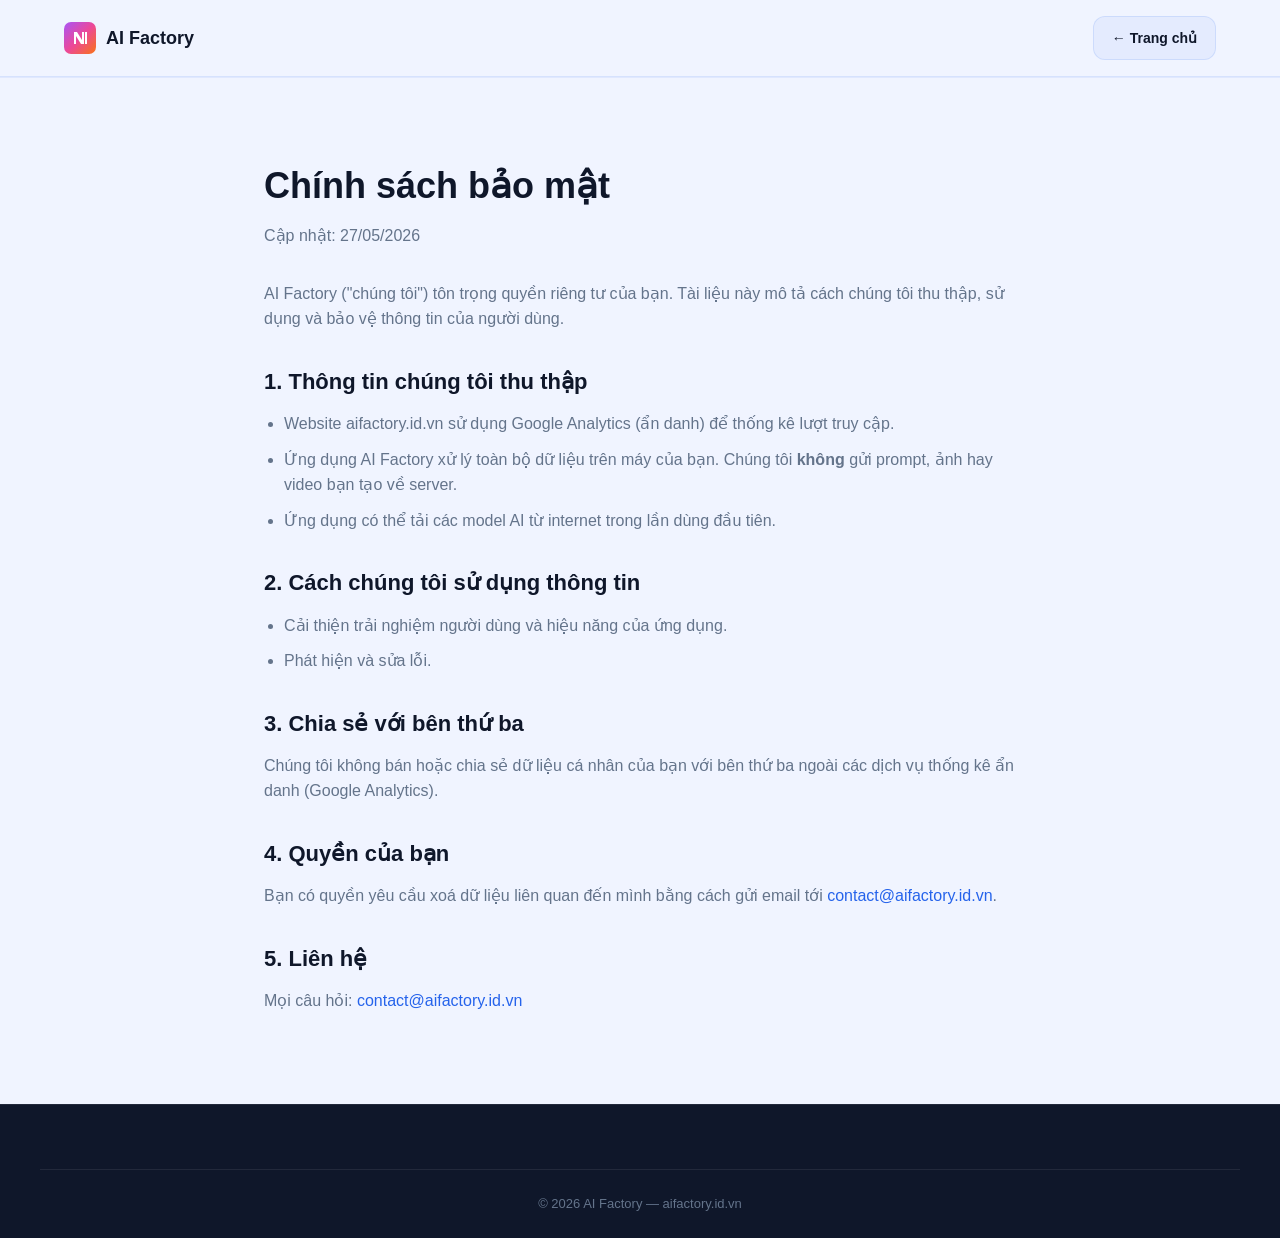
<file: privacy.html>
<!DOCTYPE html>
<html lang="vi">
<head>
  <meta charset="UTF-8" />
  <meta name="viewport" content="width=device-width, initial-scale=1.0" />
  <title>Chính sách bảo mật — AI Factory</title>
  <link rel="icon" type="image/svg+xml" href="assets/images/favicon.svg" />
  <link rel="stylesheet" href="assets/css/style.css" />
  <style>
    .legal { max-width: 800px; margin: 0 auto; padding: 80px 24px; }
    .legal h1 { font-size: 36px; margin-bottom: 8px; }
    .legal .updated { color: var(--text-dim); margin-bottom: 32px; }
    .legal h2 { font-size: 22px; margin: 32px 0 12px; }
    .legal p, .legal li { color: var(--text-dim); margin-bottom: 10px; }
    .legal ul { padding-left: 20px; list-style: disc; }
    .legal a { color: var(--primary); }
  </style>
</head>
<body>
  <header class="header">
    <div class="container header-inner">
      <a href="index.html" class="logo">
        <img src="assets/images/logo.svg" alt="AI Factory" />
        <span>AI Factory</span>
      </a>
      <a href="index.html" class="btn btn-ghost btn-sm">← Trang chủ</a>
    </div>
  </header>

  <main class="legal">
    <h1>Chính sách bảo mật</h1>
    <p class="updated">Cập nhật: 27/05/2026</p>

    <p>AI Factory ("chúng tôi") tôn trọng quyền riêng tư của bạn. Tài liệu này mô tả cách chúng tôi thu thập, sử dụng và bảo vệ thông tin của người dùng.</p>

    <h2>1. Thông tin chúng tôi thu thập</h2>
    <ul>
      <li>Website aifactory.id.vn sử dụng Google Analytics (ẩn danh) để thống kê lượt truy cập.</li>
      <li>Ứng dụng AI Factory xử lý toàn bộ dữ liệu trên máy của bạn. Chúng tôi <strong>không</strong> gửi prompt, ảnh hay video bạn tạo về server.</li>
      <li>Ứng dụng có thể tải các model AI từ internet trong lần dùng đầu tiên.</li>
    </ul>

    <h2>2. Cách chúng tôi sử dụng thông tin</h2>
    <ul>
      <li>Cải thiện trải nghiệm người dùng và hiệu năng của ứng dụng.</li>
      <li>Phát hiện và sửa lỗi.</li>
    </ul>

    <h2>3. Chia sẻ với bên thứ ba</h2>
    <p>Chúng tôi không bán hoặc chia sẻ dữ liệu cá nhân của bạn với bên thứ ba ngoài các dịch vụ thống kê ẩn danh (Google Analytics).</p>

    <h2>4. Quyền của bạn</h2>
    <p>Bạn có quyền yêu cầu xoá dữ liệu liên quan đến mình bằng cách gửi email tới <a href="mailto:contact@aifactory.id.vn">contact@aifactory.id.vn</a>.</p>

    <h2>5. Liên hệ</h2>
    <p>Mọi câu hỏi: <a href="mailto:contact@aifactory.id.vn">contact@aifactory.id.vn</a></p>
  </main>

  <footer class="footer">
    <div class="container footer-bottom">
      <p>© 2026 AI Factory — aifactory.id.vn</p>
    </div>
  </footer>
</body>
</html>
</file>
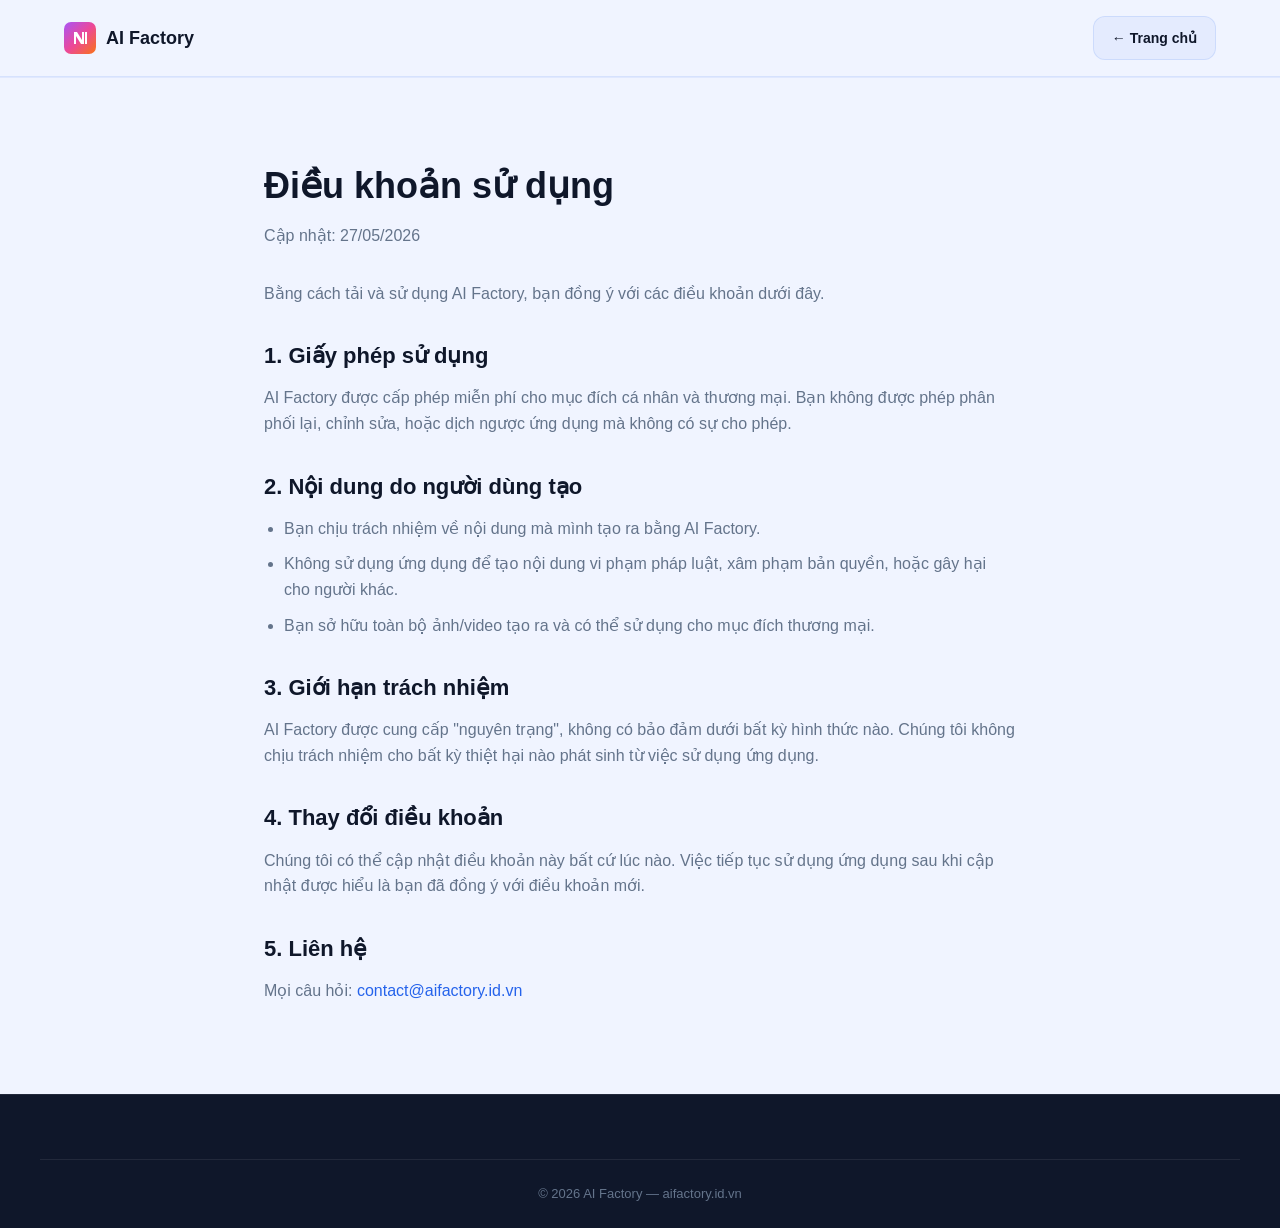
<file: terms.html>
<!DOCTYPE html>
<html lang="vi">
<head>
  <meta charset="UTF-8" />
  <meta name="viewport" content="width=device-width, initial-scale=1.0" />
  <title>Điều khoản sử dụng — AI Factory</title>
  <link rel="icon" type="image/svg+xml" href="assets/images/favicon.svg" />
  <link rel="stylesheet" href="assets/css/style.css" />
  <style>
    .legal { max-width: 800px; margin: 0 auto; padding: 80px 24px; }
    .legal h1 { font-size: 36px; margin-bottom: 8px; }
    .legal .updated { color: var(--text-dim); margin-bottom: 32px; }
    .legal h2 { font-size: 22px; margin: 32px 0 12px; }
    .legal p, .legal li { color: var(--text-dim); margin-bottom: 10px; }
    .legal ul { padding-left: 20px; list-style: disc; }
    .legal a { color: var(--primary); }
  </style>
</head>
<body>
  <header class="header">
    <div class="container header-inner">
      <a href="index.html" class="logo">
        <img src="assets/images/logo.svg" alt="AI Factory" />
        <span>AI Factory</span>
      </a>
      <a href="index.html" class="btn btn-ghost btn-sm">← Trang chủ</a>
    </div>
  </header>

  <main class="legal">
    <h1>Điều khoản sử dụng</h1>
    <p class="updated">Cập nhật: 27/05/2026</p>

    <p>Bằng cách tải và sử dụng AI Factory, bạn đồng ý với các điều khoản dưới đây.</p>

    <h2>1. Giấy phép sử dụng</h2>
    <p>AI Factory được cấp phép miễn phí cho mục đích cá nhân và thương mại. Bạn không được phép phân phối lại, chỉnh sửa, hoặc dịch ngược ứng dụng mà không có sự cho phép.</p>

    <h2>2. Nội dung do người dùng tạo</h2>
    <ul>
      <li>Bạn chịu trách nhiệm về nội dung mà mình tạo ra bằng AI Factory.</li>
      <li>Không sử dụng ứng dụng để tạo nội dung vi phạm pháp luật, xâm phạm bản quyền, hoặc gây hại cho người khác.</li>
      <li>Bạn sở hữu toàn bộ ảnh/video tạo ra và có thể sử dụng cho mục đích thương mại.</li>
    </ul>

    <h2>3. Giới hạn trách nhiệm</h2>
    <p>AI Factory được cung cấp "nguyên trạng", không có bảo đảm dưới bất kỳ hình thức nào. Chúng tôi không chịu trách nhiệm cho bất kỳ thiệt hại nào phát sinh từ việc sử dụng ứng dụng.</p>

    <h2>4. Thay đổi điều khoản</h2>
    <p>Chúng tôi có thể cập nhật điều khoản này bất cứ lúc nào. Việc tiếp tục sử dụng ứng dụng sau khi cập nhật được hiểu là bạn đã đồng ý với điều khoản mới.</p>

    <h2>5. Liên hệ</h2>
    <p>Mọi câu hỏi: <a href="mailto:contact@aifactory.id.vn">contact@aifactory.id.vn</a></p>
  </main>

  <footer class="footer">
    <div class="container footer-bottom">
      <p>© 2026 AI Factory — aifactory.id.vn</p>
    </div>
  </footer>
</body>
</html>
</file>
<file: assets/css/style.css>
/* ===== Reset & Base ===== */
*, *::before, *::after { box-sizing: border-box; margin: 0; padding: 0; }

:root {
  --bg: #f0f4ff;
  --bg-alt: #ffffff;
  --surface: #ffffff;
  --surface-2: #e8edf8;
  --border: rgba(37,99,235,0.12);
  --text: #0f172a;
  --text-dim: #64748b;
  --primary: #2563eb;
  --primary-2: #1d4ed8;
  --accent: #06b6d4;
  --gradient: linear-gradient(135deg, #2563eb 0%, #7c3aed 100%);
  --gradient-soft: linear-gradient(135deg, rgba(37,99,235,0.07) 0%, rgba(124,58,237,0.07) 100%);
  --radius: 14px;
  --radius-lg: 22px;
  --shadow: 0 4px 24px rgba(37,99,235,0.10);
  --shadow-md: 0 8px 40px rgba(37,99,235,0.13);
  --container: 1200px;
}

html { scroll-behavior: smooth; }
body {
  font-family: 'Inter', -apple-system, BlinkMacSystemFont, 'Segoe UI', sans-serif;
  background: var(--bg);
  color: var(--text);
  line-height: 1.6;
  -webkit-font-smoothing: antialiased;
  overflow-x: hidden;
}

img, video, svg { max-width: 100%; display: block; }
a { color: inherit; text-decoration: none; }
button { font-family: inherit; cursor: pointer; border: none; background: none; color: inherit; }
ul { list-style: none; }

/* ===== Layout ===== */
.container { max-width: var(--container); margin: 0 auto; padding: 0 24px; }
.container-narrow { max-width: 800px; margin: 0 auto; padding: 0 24px; }

.section { padding: 96px 0; }
.section-alt { background: var(--bg-alt); }
.section-cta { padding: 80px 0; }

.section-head { text-align: center; max-width: 700px; margin: 0 auto 56px; }
.section-head h2 {
  font-size: clamp(28px, 4vw, 42px);
  font-weight: 800;
  margin-bottom: 12px;
  letter-spacing: -0.02em;
}
.section-head p { color: var(--text-dim); font-size: 18px; }

.gradient-text {
  background: var(--gradient);
  -webkit-background-clip: text;
  background-clip: text;
  -webkit-text-fill-color: transparent;
}

.grid { display: grid; gap: 24px; }
.grid-2 { grid-template-columns: repeat(2, 1fr); }
.grid-3 { grid-template-columns: repeat(3, 1fr); }

/* ===== Buttons ===== */
.btn {
  display: inline-flex;
  align-items: center;
  gap: 8px;
  padding: 14px 28px;
  border-radius: 12px;
  font-weight: 600;
  font-size: 15px;
  transition: all 0.25s ease;
  white-space: nowrap;
  cursor: pointer;
}
.btn-sm { padding: 10px 18px; font-size: 14px; }

.btn-primary {
  background: var(--gradient);
  color: white;
  box-shadow: 0 6px 20px rgba(37,99,235,0.30);
}
.btn-primary:hover { transform: translateY(-2px); box-shadow: 0 10px 28px rgba(37,99,235,0.42); }

.btn-ghost {
  background: rgba(37,99,235,0.06);
  border: 1px solid var(--border);
  color: var(--text);
}
.btn-ghost:hover { background: rgba(37,99,235,0.11); }

.btn-download {
  background: var(--surface);
  border: 1.5px solid var(--border);
  padding: 20px 40px;
  color: var(--text);
  min-width: 260px;
  gap: 16px;
  transition: all 0.25s ease;
  box-shadow: var(--shadow);
}
.btn-download:hover { background: var(--surface-2); transform: translateY(-3px); border-color: var(--primary); box-shadow: var(--shadow-md); }
.btn-download svg { width: 36px; height: 36px; flex-shrink: 0; }
.btn-download div { display: flex; flex-direction: column; align-items: flex-start; line-height: 1.2; }
.btn-download small { font-size: 13px; color: var(--text-dim); }
.btn-download strong { font-size: 22px; font-weight: 700; }

/* ===== Header ===== */
.header {
  position: sticky;
  top: 0;
  z-index: 100;
  background: rgba(240,244,255,0.85);
  backdrop-filter: blur(20px);
  border-bottom: 1px solid var(--border);
  box-shadow: 0 1px 0 rgba(37,99,235,0.08);
}
.header-inner {
  display: flex;
  align-items: center;
  justify-content: space-between;
  padding-top: 16px;
  padding-bottom: 16px;
  gap: 24px;
}
.logo {
  display: flex;
  align-items: center;
  gap: 10px;
  font-weight: 800;
  font-size: 18px;
}
.logo img { width: 32px; height: 32px; }

.nav { display: flex; gap: 32px; }
.nav a {
  color: var(--text-dim);
  font-size: 14px;
  font-weight: 500;
  transition: color 0.2s;
}
.nav a:hover { color: var(--text); }

.header-actions { display: flex; align-items: center; gap: 16px; }

.lang-switch {
  display: flex;
  background: var(--surface);
  border: 1px solid var(--border);
  border-radius: 10px;
  padding: 3px;
}
.lang-btn {
  padding: 6px 12px;
  font-size: 13px;
  font-weight: 600;
  color: var(--text-dim);
  border-radius: 7px;
  transition: all 0.2s;
}
.lang-btn.active { background: var(--gradient); color: white; }

.menu-toggle { display: none; flex-direction: column; gap: 5px; padding: 8px; }
.menu-toggle span {
  width: 22px; height: 2px; background: var(--text); border-radius: 2px;
  transition: transform 0.2s;
}

/* ===== Hero ===== */
.hero { position: relative; padding: 80px 0 100px; overflow: hidden; }
.hero-bg {
  position: absolute;
  top: -200px; left: 50%;
  transform: translateX(-50%);
  width: 1000px; height: 1000px;
  background: radial-gradient(circle, rgba(37,99,235,0.12) 0%, transparent 60%);
  filter: blur(80px);
  z-index: 0;
  pointer-events: none;
}
.hero-inner {
  position: relative;
  z-index: 1;
  display: grid;
  grid-template-columns: 1fr 1fr;
  gap: 64px;
  align-items: center;
}

.badge {
  display: inline-block;
  padding: 6px 14px;
  background: rgba(37,99,235,0.08);
  border: 1px solid rgba(37,99,235,0.2);
  border-radius: 999px;
  font-size: 13px;
  font-weight: 500;
  color: var(--primary);
  margin-bottom: 24px;
}

.hero h1 {
  font-size: clamp(36px, 5.5vw, 60px);
  font-weight: 800;
  line-height: 1.1;
  letter-spacing: -0.03em;
  margin-bottom: 20px;
}

.hero-sub {
  font-size: 18px;
  color: var(--text-dim);
  margin-bottom: 32px;
  max-width: 540px;
}

.hero-cta { display: flex; gap: 14px; margin-bottom: 40px; flex-wrap: wrap; }

.hero-meta {
  display: flex;
  gap: 32px;
  padding-top: 24px;
  border-top: 1px solid var(--border);
}
.hero-meta div { display: flex; flex-direction: column; }
.hero-meta strong {
  font-size: 24px;
  font-weight: 800;
  background: var(--gradient);
  -webkit-background-clip: text;
  background-clip: text;
  -webkit-text-fill-color: transparent;
}
.hero-meta span { font-size: 13px; color: var(--text-dim); }

.hero-video-wrap {
  position: relative;
  border-radius: var(--radius-lg);
  overflow: hidden;
  box-shadow: var(--shadow-md);
  border: 1px solid var(--border);
  aspect-ratio: 16/9;
  background: var(--surface);
}
.hero-video-wrap video,
.hero-video-wrap iframe { width: 100%; height: 100%; object-fit: cover; border: 0; display: block; }

/* ===== Cards / Features ===== */
.card {
  background: var(--surface);
  border: 1px solid var(--border);
  border-radius: var(--radius);
  padding: 28px;
  transition: all 0.25s ease;
  box-shadow: var(--shadow);
}
.feature:hover { transform: translateY(-4px); border-color: rgba(37,99,235,0.3); box-shadow: var(--shadow-md); }

/* Feature icon wrap */
.feature-icon-wrap {
  width: 48px;
  height: 48px;
  border-radius: 12px;
  display: flex;
  align-items: center;
  justify-content: center;
  margin-bottom: 20px;
  transition: transform 0.25s ease;
}
.feature:hover .feature-icon-wrap { transform: scale(1.08); }
.feature-icon {
  width: 26px;
  height: 26px;
  flex-shrink: 0;
}

/* Per-card accent colors */
.features-carousel .feature:nth-child(1) .feature-icon-wrap { background: rgba(37,99,235,0.09); }
.features-carousel .feature:nth-child(1) .feature-icon     { color: #2563eb; }
.features-carousel .feature:nth-child(1) h3                { color: #2563eb; }

.features-carousel .feature:nth-child(2) .feature-icon-wrap { background: rgba(99,102,241,0.09); }
.features-carousel .feature:nth-child(2) .feature-icon     { color: #6366f1; }
.features-carousel .feature:nth-child(2) h3                { color: #6366f1; }

.features-carousel .feature:nth-child(3) .feature-icon-wrap { background: rgba(8,145,178,0.09); }
.features-carousel .feature:nth-child(3) .feature-icon     { color: #0891b2; }
.features-carousel .feature:nth-child(3) h3                { color: #0891b2; }

.features-carousel .feature:nth-child(4) .feature-icon-wrap { background: rgba(124,58,237,0.09); }
.features-carousel .feature:nth-child(4) .feature-icon     { color: #7c3aed; }
.features-carousel .feature:nth-child(4) h3                { color: #7c3aed; }

.features-carousel .feature:nth-child(5) .feature-icon-wrap { background: rgba(5,150,105,0.09); }
.features-carousel .feature:nth-child(5) .feature-icon     { color: #059669; }
.features-carousel .feature:nth-child(5) h3                { color: #059669; }

/* Features horizontal scroll carousel */
.carousel-wrap {
  position: relative;
  overflow: hidden;
}
/* Fade-out gradient hints at edges */
.carousel-wrap::before,
.carousel-wrap::after {
  content: '';
  position: absolute;
  top: 0;
  width: 60px;
  height: 100%;
  pointer-events: none;
  z-index: 2;
  transition: opacity 0.3s;
}
.carousel-wrap::before {
  left: 0;
  background: linear-gradient(to right, var(--bg), transparent);
  opacity: 0;
}
.carousel-wrap::after {
  right: 0;
  background: linear-gradient(to left, var(--bg), transparent);
}
.carousel-wrap.at-start::before { opacity: 0; }
.carousel-wrap.at-end::after { opacity: 0; }
.carousel-wrap:not(.at-start)::before { opacity: 1; }

.carousel-arrow {
  position: absolute;
  top: 50%;
  transform: translateY(-50%);
  width: 44px;
  height: 44px;
  border-radius: 50%;
  background: var(--surface);
  border: 1px solid var(--border);
  box-shadow: 0 2px 12px rgba(0,0,0,0.12);
  display: flex;
  align-items: center;
  justify-content: center;
  cursor: pointer;
  z-index: 4;
  transition: opacity 0.25s, transform 0.25s, box-shadow 0.2s;
  color: var(--text);
}
.carousel-arrow:hover {
  box-shadow: 0 4px 20px rgba(0,0,0,0.18);
  transform: translateY(-50%) scale(1.08);
}
.carousel-arrow.hidden {
  opacity: 0;
  pointer-events: none;
  transform: translateY(-50%) scale(0.85);
}
.carousel-arrow svg { width: 18px; height: 18px; }
.carousel-arrow--prev { left: 6px; }
.carousel-arrow--next { right: 6px; }

.features-carousel {
  display: flex;
  gap: 20px;
  overflow-x: auto;
  -webkit-overflow-scrolling: touch;
  padding: 8px 4px 20px;
  scrollbar-width: none;
  -ms-overflow-style: none;
}
.features-carousel::-webkit-scrollbar { display: none; }

/* 5-card features: fixed width cards */
#featCarousel .feature {
  flex: 0 0 240px;
}

/* 3-card steps: stretch to fill full row */
#stepCarousel .feature {
  flex: 1 1 0;
  min-width: 200px;
}

.feature h3 { font-size: 17px; font-weight: 700; margin-bottom: 8px; }
.feature p { color: var(--text-dim); font-size: 14px; line-height: 1.6; }

/* ===== Showcase Video ===== */
.demo-grid-landscape {
  display: grid;
  grid-template-columns: repeat(2, 1fr);
  gap: 16px;
  margin-bottom: 16px;
}
.demo-grid-shorts {
  display: grid;
  grid-template-columns: repeat(3, 1fr);
  gap: 16px;
}
.demo-video-wrap {
  position: relative;
  border-radius: var(--radius);
  overflow: hidden;
  border: 1px solid var(--border);
  background: #000;
  box-shadow: 0 8px 32px rgba(0,0,0,0.18);
}
.demo-video-wrap--land {
  padding-bottom: 56.25%;
  height: 0;
}
.demo-video-wrap--short {
  padding-bottom: 177.78%;
  height: 0;
}
.demo-video-wrap iframe {
  position: absolute;
  top: 0; left: 0;
  width: 100%; height: 100%;
  border: none;
}

/* ===== Gallery ===== */
.gallery {
  display: grid;
  grid-template-columns: repeat(3, 1fr);
  gap: 16px;
}
.gallery-item {
  aspect-ratio: 1;
  border-radius: var(--radius);
  overflow: hidden;
  background: var(--surface);
  border: 1px solid var(--border);
  transition: transform 0.3s;
}
.gallery-item:hover { transform: scale(1.03); }
.gallery-item img { width: 100%; height: 100%; object-fit: cover; }

/* ===== Pricing ===== */
.pricing-carousel {
  display: flex;
  gap: 20px;
  overflow-x: auto;
  -webkit-overflow-scrolling: touch;
  padding: 8px 4px 20px;
  scrollbar-width: none;
  -ms-overflow-style: none;
}
.pricing-carousel::-webkit-scrollbar { display: none; }
.pricing-carousel .pricing-card {
  flex: 0 0 280px;
}
.pricing-card {
  background: var(--surface);
  border: 1px solid var(--border);
  border-radius: var(--radius-lg);
  overflow: hidden;
  display: flex;
  flex-direction: column;
  box-shadow: var(--shadow);
  transition: border-color 0.25s ease, box-shadow 0.25s ease, transform 0.25s ease;
}
.pricing-card:hover {
  border-color: #2563eb;
  box-shadow: 0 0 0 2px #2563eb, 0 8px 32px rgba(37,99,235,0.18);
  transform: translateY(-4px);
}
/* top badge row — same height on all cards */
.pricing-card-top {
  min-height: 40px;
  display: flex;
  align-items: center;
  padding: 12px 16px 0;
}
.pricing-sale-badge {
  background: linear-gradient(90deg, #f97316, #ef4444);
  color: white;
  font-size: 11px;
  font-weight: 700;
  text-align: center;
  padding: 5px 10px;
  border-radius: 8px;
  width: 100%;
}
.pricing-popular {
  background: linear-gradient(90deg, #2563eb, #7c3aed);
  color: white;
  font-size: 11px;
  font-weight: 700;
  text-align: center;
  padding: 5px 10px;
  border-radius: 8px;
  width: 100%;
}
/* name badge */
.pricing-name {
  display: block;
  margin: 10px 16px 0;
  padding: 10px 12px;
  border-radius: 10px;
  font-size: 18px;
  font-weight: 800;
  text-align: center;
  color: #fff;
  letter-spacing: 0.05em;
  flex-shrink: 0;
}
.pricing-name--blue   { background: linear-gradient(135deg, #3b9eff, #2563eb); }
.pricing-name--purple { background: linear-gradient(135deg, #c084fc, #9333ea); }
.pricing-name--pink   { background: linear-gradient(135deg, #f472b6, #ec4899); }
.pricing-name--orange { background: linear-gradient(135deg, #fb923c, #f59e0b); }
.pricing-name--teal   { background: linear-gradient(135deg, #22d3ee, #0891b2); }
.pricing-name--red    { background: linear-gradient(135deg, #f87171, #dc2626); }

/* price row */
.pricing-price {
  display: flex;
  align-items: baseline;
  justify-content: center;
  gap: 8px;
  padding: 12px 16px 0;
  flex-shrink: 0;
}
.pricing-amount {
  font-size: 24px;
  font-weight: 800;
  color: var(--text);
}
.pricing-amount--sale { color: #ef4444; }
.pricing-old {
  font-size: 13px;
  color: var(--text-dim);
  text-decoration: line-through;
}

/* duration badge */
.pricing-duration {
  margin: 10px 16px 0;
  border-radius: 8px;
  padding: 7px 10px;
  font-size: 13px;
  font-weight: 600;
  text-align: center;
  flex-shrink: 0;
}
.pricing-duration--blue   { border: 1.5px solid #3b9eff; background: rgba(59,158,255,0.07); color: #1d4ed8; }
.pricing-duration--purple { border: 1.5px solid #a855f7; background: rgba(168,85,247,0.07); color: #7e22ce; }
.pricing-duration--pink   { border: 1.5px solid #ec4899; background: rgba(236,72,153,0.07); color: #9d174d; }
.pricing-duration--orange { border: 1.5px solid #f59e0b; background: rgba(245,158,11,0.07); color: #92400e; }
.pricing-duration--teal   { border: 1.5px solid #0891b2; background: rgba(8,145,178,0.07); color: #0e7490; }
.pricing-duration--red    { border: 1.5px solid #dc2626; background: rgba(220,38,38,0.07); color: #b91c1c; }

/* feature list */
.pricing-features {
  list-style: none;
  display: flex;
  flex-direction: column;
  gap: 0;
  font-size: 13px;
  color: var(--text-dim);
  padding: 12px 16px 0;
  flex: 1;
}
.pricing-features li {
  display: flex;
  justify-content: space-between;
  align-items: center;
  gap: 6px;
  padding: 6px 0;
  border-bottom: 1px solid rgba(37,99,235,0.06);
}
.pricing-features li:last-child { border-bottom: none; }
.pricing-features li span { flex: 1; }
.pricing-features li strong {
  color: var(--text);
  font-weight: 700;
  white-space: nowrap;
  flex-shrink: 0;
}

/* perks */
.pricing-perks {
  display: flex;
  flex-direction: column;
  gap: 4px;
  font-size: 13px;
  color: #16a34a;
  font-weight: 600;
  padding: 12px 16px 0;
  flex-shrink: 0;
}
.perk--unavail {
  color: var(--text-dim);
  font-weight: 400;
  text-decoration: line-through;
  opacity: 0.45;
}

/* buy button */
.btn-pricing {
  display: block;
  text-align: center;
  padding: 13px 12px;
  margin: 14px 16px 16px;
  border-radius: 10px;
  font-weight: 700;
  font-size: 15px;
  color: white;
  transition: opacity 0.2s, transform 0.2s;
  flex-shrink: 0;
}
.btn-pricing:hover { opacity: 0.85; transform: translateY(-2px); }
.btn-pricing--blue   { background: linear-gradient(135deg, #3b9eff, #2563eb); }
.btn-pricing--purple { background: linear-gradient(135deg, #c084fc, #9333ea); }
.btn-pricing--pink   { background: linear-gradient(135deg, #f472b6, #ec4899); }
.btn-pricing--orange { background: linear-gradient(135deg, #fb923c, #f59e0b); }
.btn-pricing--teal   { background: linear-gradient(135deg, #22d3ee, #0891b2); }
.btn-pricing--red    { background: linear-gradient(135deg, #f87171, #dc2626); }

.pricing-contact {
  text-align: center;
  margin-top: 40px;
  font-size: 14px;
  color: var(--text-dim);
}
.pricing-contact a { color: var(--primary); text-decoration: underline; }

/* ===== Payment Modal ===== */
.pay-overlay {
  display: none;
  position: fixed;
  inset: 0;
  background: rgba(0,0,0,0.7);
  backdrop-filter: blur(6px);
  z-index: 1000;
  align-items: center;
  justify-content: center;
  padding: 16px;
}
.pay-overlay.active { display: flex; }
.pay-modal {
  background: var(--surface);
  border: 1px solid var(--border);
  border-radius: var(--radius-lg);
  padding: 28px 24px 20px;
  max-width: 460px;
  width: 100%;
  position: relative;
  max-height: 90vh;
  overflow-y: auto;
}
.pay-close {
  position: absolute;
  top: 12px;
  right: 16px;
  font-size: 22px;
  color: var(--text-dim);
  background: none;
  border: none;
  cursor: pointer;
  line-height: 1;
}
.pay-close:hover { color: var(--text); }
.pay-title {
  font-size: 20px;
  font-weight: 800;
  text-align: center;
  margin-bottom: 4px;
}
.pay-hint {
  text-align: center;
  font-size: 13px;
  color: var(--text-dim);
  margin-bottom: 16px;
}
.pay-qr-wrap {
  width: 220px;
  margin: 0 auto 16px;
  border-radius: 10px;
  overflow: hidden;
  border: 1px solid var(--border);
  background: #fff;
}
.pay-qr-wrap img { width: 100%; display: block; }
.pay-info {
  background: var(--bg);
  border: 1px solid var(--border);
  border-radius: 10px;
  padding: 12px 14px;
  font-size: 13px;
  display: flex;
  flex-direction: column;
  gap: 6px;
  margin-bottom: 12px;
}
.pay-info div { display: flex; justify-content: space-between; gap: 8px; }
.pay-info span { color: var(--text-dim); }
.pay-notice {
  background: rgba(37,99,235,0.06);
  border: 1px solid rgba(37,99,235,0.15);
  border-radius: 10px;
  padding: 10px 14px;
  font-size: 12px;
  color: var(--text-dim);
  margin-bottom: 16px;
  display: flex;
  flex-direction: column;
  gap: 4px;
}
.pay-notice b { color: var(--text); }
.pay-actions {
  display: grid;
  grid-template-columns: 1fr 1fr;
  gap: 8px;
}
.pay-btn {
  display: block;
  text-align: center;
  padding: 10px 8px;
  border-radius: 8px;
  font-size: 13px;
  font-weight: 600;
  cursor: pointer;
  border: none;
  transition: opacity 0.2s;
}
.pay-btn:hover { opacity: 0.85; }
.pay-btn--copy { background: #3b82f6; color: #fff; }
.pay-btn--done { background: #22c55e; color: #fff; }
.pay-btn--close { background: var(--surface-2); color: var(--text); border: 1px solid var(--border); }

/* ===== Steps ===== */
/* Steps now reuse .card.feature + features-carousel styles */
/* Step number badges per card */
.step-num-inline {
  font-size: 20px;
  font-weight: 800;
  line-height: 1;
  color: inherit;
}
.step-icon-wrap--1 { background: rgba(37,99,235,0.09); color: #2563eb; }
.step-icon-wrap--2 { background: rgba(124,58,237,0.09); color: #7c3aed; }
.step-icon-wrap--3 { background: rgba(5,150,105,0.09);  color: #059669; }

#stepCarousel .feature:nth-child(1) h3 { color: #2563eb; }
#stepCarousel .feature:nth-child(2) h3 { color: #7c3aed; }
#stepCarousel .feature:nth-child(3) h3 { color: #059669; }

/* ===== CTA Box ===== */
.cta-box {
  background: var(--gradient-soft);
  border: 1px solid rgba(37,99,235,0.18);
  border-radius: var(--radius-lg);
  padding: 64px 32px;
  text-align: center;
  box-shadow: var(--shadow);
}
.cta-box h2 {
  font-size: clamp(28px, 4vw, 38px);
  font-weight: 800;
  margin-bottom: 12px;
  letter-spacing: -0.02em;
}
.cta-box > p { color: var(--text-dim); font-size: 17px; margin-bottom: 32px; }
.download-buttons {
  display: flex;
  gap: 16px;
  justify-content: center;
  flex-wrap: wrap;
  margin-bottom: 20px;
}
.download-note { font-size: 13px; color: var(--text-dim); }

/* ===== Requirements ===== */
.req-card h3 { font-size: 20px; margin-bottom: 16px; }
.req-card ul li {
  padding: 10px 0;
  color: var(--text-dim);
  border-bottom: 1px solid var(--border);
}
.req-card ul li:last-child { border: none; }

/* ===== FAQ ===== */
.faq-list { display: flex; flex-direction: column; gap: 12px; }
.faq-item {
  background: var(--surface);
  border: 1px solid var(--border);
  border-radius: var(--radius);
  padding: 20px 24px;
  transition: border-color 0.2s;
}
.faq-item[open] { border-color: rgba(168,85,247,0.4); }
.faq-item summary {
  font-weight: 600;
  cursor: pointer;
  list-style: none;
  display: flex;
  justify-content: space-between;
  align-items: center;
}
.faq-item summary::-webkit-details-marker { display: none; }
.faq-item summary::after {
  content: '+';
  font-size: 24px;
  font-weight: 300;
  color: var(--primary);
  transition: transform 0.2s;
}
.faq-item[open] summary::after { transform: rotate(45deg); }
.faq-item p { margin-top: 12px; color: var(--text-dim); }

/* ===== Footer ===== */
.footer { background: #0f172a; border-top: 1px solid rgba(255,255,255,0.08); padding: 64px 0 24px; color: #f1f5f9; }
.footer-inner {
  display: grid;
  grid-template-columns: 1fr 2fr;
  gap: 48px;
  margin-bottom: 48px;
}
.footer-brand p { color: #94a3b8; margin-top: 12px; max-width: 300px; }
.footer-links { display: grid; grid-template-columns: repeat(3, 1fr); gap: 32px; }
.footer-links h4 { font-size: 14px; margin-bottom: 16px; text-transform: uppercase; letter-spacing: 0.05em; color: #f1f5f9; }
.footer-links a {
  display: block;
  padding: 6px 0;
  color: #94a3b8;
  font-size: 14px;
  transition: color 0.2s;
}
.footer-links a:hover { color: #f1f5f9; }
.footer-bottom {
  padding-top: 24px;
  border-top: 1px solid rgba(255,255,255,0.08);
  text-align: center;
  color: #64748b;
  font-size: 13px;
}

/* ===== Responsive ===== */
@media (max-width: 900px) {
  .hero-inner { grid-template-columns: 1fr; gap: 40px; }
  .grid-3 { grid-template-columns: repeat(2, 1fr); }
  .gallery { grid-template-columns: repeat(2, 1fr); }
  .footer-inner { grid-template-columns: 1fr; gap: 32px; }
  .demo-grid-landscape { grid-template-columns: 1fr; }
  .demo-grid-shorts { grid-template-columns: repeat(3, 1fr); }
  /* Features: already horizontal scroll, no override needed */
}
@media (max-width: 640px) {
  .section { padding: 64px 0; }
  .nav { display: none; }
  .menu-toggle { display: flex; }
  .nav.open {
    display: flex;
    position: absolute;
    top: 100%; left: 0; right: 0;
    flex-direction: column;
    background: var(--bg-alt);
    padding: 16px 24px;
    border-bottom: 1px solid var(--border);
    gap: 0;
    box-shadow: 0 8px 24px rgba(37,99,235,0.10);
  }
  .nav.open a { padding: 12px 0; border-bottom: 1px solid var(--border); }
  .grid-3, .grid-2 { grid-template-columns: 1fr; }
  /* Features: narrower cards on mobile */
  .features-carousel .feature { flex: 0 0 240px; }
  .gallery { grid-template-columns: repeat(2, 1fr); }
  .demo-grid-landscape { grid-template-columns: 1fr; }
  .demo-grid-shorts { grid-template-columns: 1fr; }
  .hero-meta { flex-wrap: wrap; gap: 20px; }
  .hero-meta strong { font-size: 20px; }
  .footer-links { grid-template-columns: 1fr 1fr; }
  .cta-box { padding: 48px 20px; }
  .btn-download { min-width: 0; width: 100%; }
}
</file>
